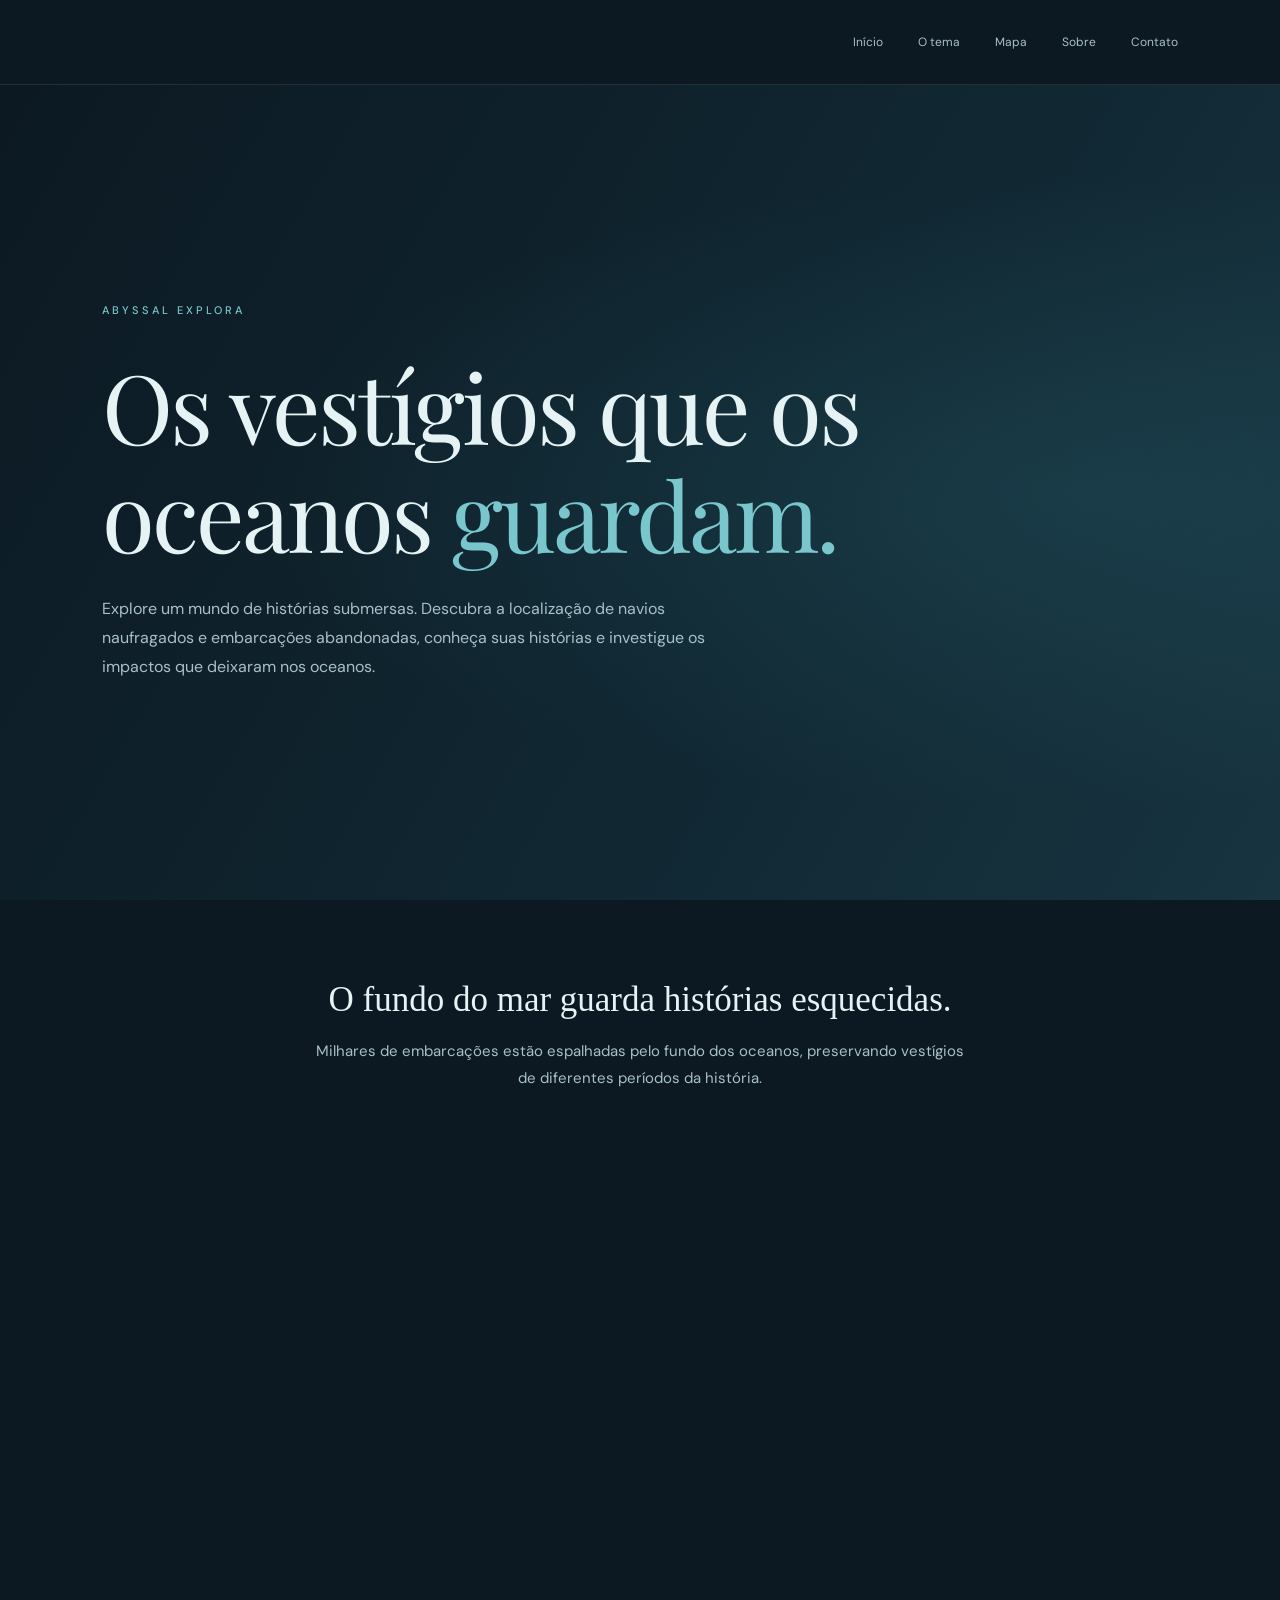
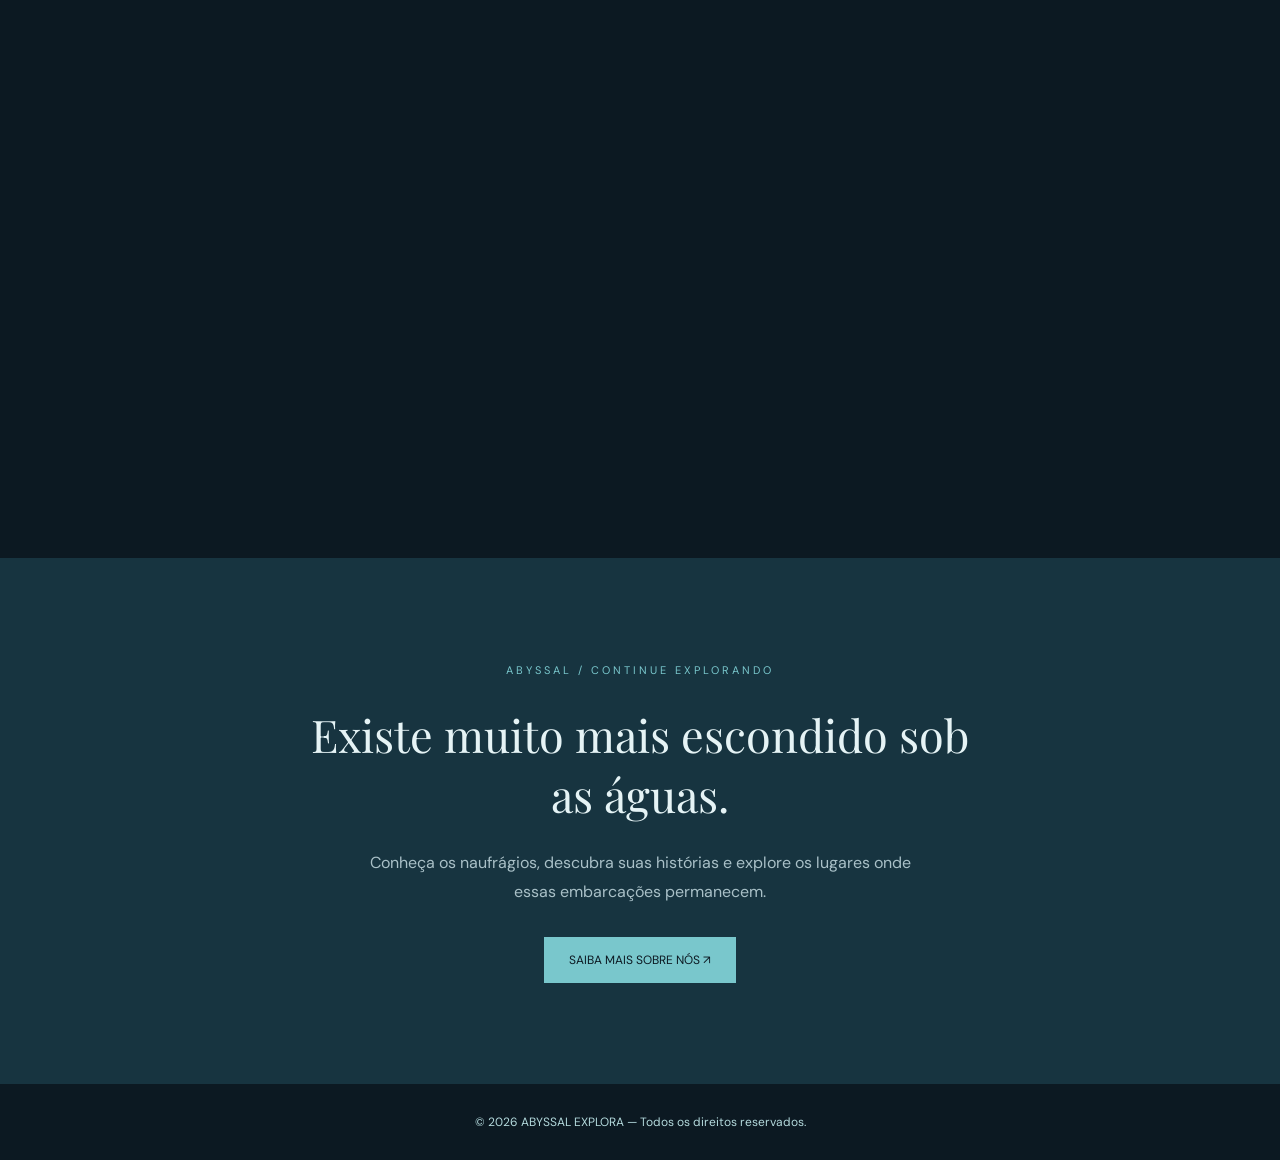
<file: index.html>
<!DOCTYPE html>
<html lang="pt-BR">

<head>
    <meta charset="UTF-8">
    <meta name="viewport" content="width=device-width, initial-scale=1.0">

    <title>ABYSSAL</title>

    <link rel="stylesheet" href="style.css">

    <link rel="preconnect" href="https://fonts.googleapis.com">
    <link rel="preconnect" href="https://fonts.gstatic.com" crossorigin>

    <link href="https://fonts.googleapis.com/css2?family=DM+Sans:wght@400;500;600&family=Playfair+Display:wght@400;500&display=swap" rel="stylesheet">
 
    <link rel="icon" type="png" href="favicon (2).png">

</head>

<body>

    <header class="cabecalho">
        <nav class="menu">
            <a href="index.html">Início</a>
            <a href="tema.html">O tema</a>
            <a href="mapa.html">Mapa</a>
            <a href="sobre.html">Sobre</a>
            <a href="Contato.html">Contato</a>
        </nav>
    </header>

    <main>
  
        <section class="inicio">

            <div class="texto-inicio">

                <span class="subtitulo animacao">
                    ABYSSAL EXPLORA
                </span>

                <h1 class="animacao">
                    Os vestígios que os oceanos <span>guardam.</span>
                </h1>

                <p class="descricao">
                    Explore um mundo de histórias submersas.
                    Descubra a localização de navios naufragados
                    e embarcações abandonadas, conheça suas histórias
                    e investigue os impactos que deixaram nos oceanos.
                </p>

            </div>

        </section>

    
<section class="curiosidade">

    <div class="apresentacao">
        <h2>O fundo do mar guarda histórias esquecidas.</h2>

        <p>
            Milhares de embarcações estão espalhadas pelo
            fundo dos oceanos, preservando vestígios de
            diferentes períodos da história.
        </p>
    </div>

    <div class="lista-cartoes">

        <article class="cartao">

            <div class="cartao-topo">
                <span>VOCÊ SABIA?</span>
                <span>ABYSSAL EXPLORA</span>
            </div>

            <h3>
                Mais de <span>3 milhões.</span>
            </h3>

            <p>
                Segundo estimativas citadas pela UNESCO,
                mais de 3 milhões de naufrágios ainda podem
                estar escondidos no fundo dos oceanos.
            </p>

            <div class="fonte">
                <span>FONTE</span>

                <a href="https://www.bbc.com/portuguese/articles/cd9gd4ee4zvo"
                   target="_blank"
                   rel="noopener noreferrer">
                    BBC Future ↗
                </a>
            </div>

        </article>

        <article class="cartao">

            <div class="cartao-topo">
                <span>VOCÊ SABIA?</span>
                <span>ABYSSAL EXPLORA</span>
            </div>

            <h3>
                <span>80%</span> do fundo do mar.
            </h3>

            <p>
                Cerca de 80% do fundo do mar continua
                completamente inexplorado. Menos de 1%
                dos naufrágios estimados foi explorado
                ou investigado.
            </p>

            <div class="fonte">
                <span>FONTE</span>

                <a href="https://www.bbc.com/portuguese/articles/cd9gd4ee4zvo"
                   target="_blank"
                   rel="noopener noreferrer">
                    BBC Future ↗
                </a>
            </div>

        </article>

    </div>

</section>

<section class="oinelson">
    <div class="perfil">
        <img src="titanic.jpg" alt="Imagem histórica do RMS Titanic">
    </div>

    <div class="intro">
        <h1>Titanic - O navio naufragado mais conhecido do <span>mundo.</span></h1>

        <p>
            O RMS Titanic foi um luxuoso transatlântico britânico construído a partir de março de 1909 e lançado ao mar em 31 de maio de 1911 pela White Star Line.
            Na madrugada de 15 de abril de 1912, durante sua viagem inaugural, o navio colidiu com um iceberg no Atlântico Norte e afundou após ter seu casco perfurado, matando mais de 1.500 pessoas.
            No ecossistema marinho, o naufrágio gerou impactos negativos pontuais, como a lenta liberação de metais pesados <span>(mercúrio e cádmio)</span>, corrosão do seu aço e tintas, acúmulo de lixo sintético no leito abissal e a perturbação ecológica gerada pelo turismo moderno de
            submersíveis na região.
        </p>

        <p>
            No entanto, por ser movido a carvão e não a óleo, ele evitou um grande derramamento químico, transformando-se ironicamente em um recife artificial que hoje serve de habitat para espécies de águas profundas e para a bactéria devoradora de ferro <em>Halomonas titanicae</em>.
        </p>
    </div>
</section>

<section class="convite">

    <span>ABYSSAL / CONTINUE EXPLORANDO</span>

    <h1>
        Existe muito mais escondido
        <span>sob as águas.</span>
    </h1>

    <p>
        Conheça os naufrágios, descubra suas histórias
        e explore os lugares onde essas embarcações permanecem.
    </p>

    <a href="sobre.html" class="botao">
        SAIBA MAIS SOBRE NÓS ↗
    </a>


</section>
<footer class="rodape">
    <p>© 2026 ABYSSAL EXPLORA — Todos os direitos reservados.</p>
</footer>
</body>
</html>
</file>
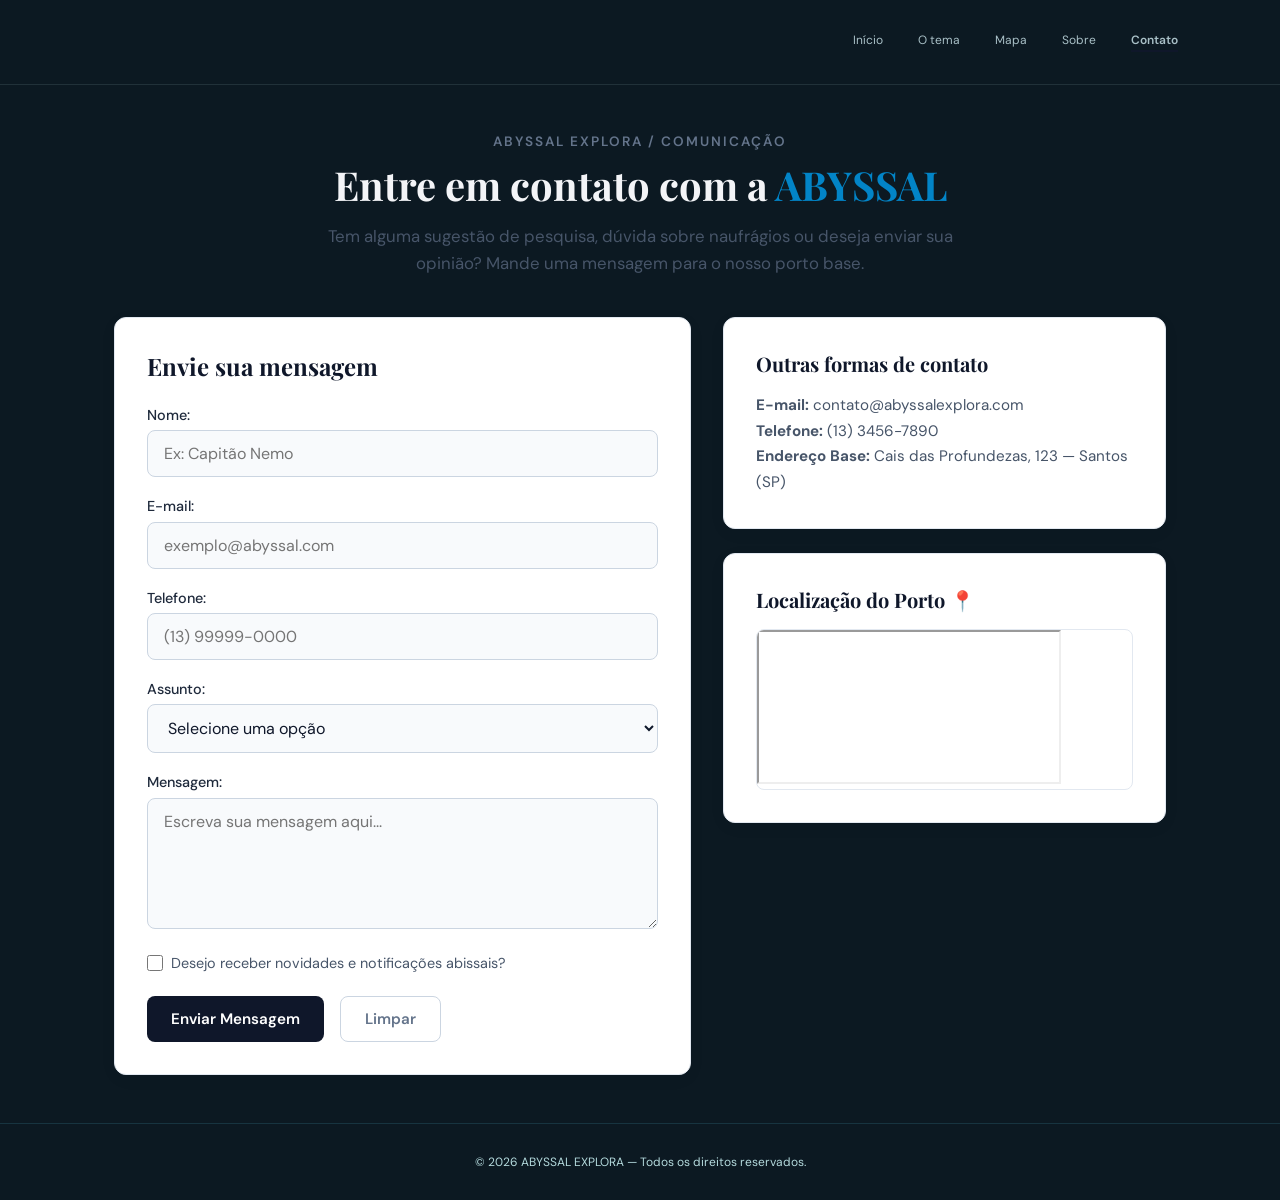
<file: Contato.html>
<!DOCTYPE html>
<html lang="pt-BR">

<head>
    <meta charset="UTF-8">
    <meta name="viewport" content="width=device-width, initial-scale=1.0">
    <title>Contato | ABYSSAL EXPLORA</title>

    <link rel="stylesheet" href="style.css">

    <link rel="preconnect" href="https://fonts.googleapis.com">
    <link rel="preconnect" href="https://fonts.gstatic.com" crossorigin>
   
     <link rel="icon" type="png" href="favicon (2).png">
    <link href="https://fonts.googleapis.com/css2?family=DM+Sans:wght@400;500;600&family=Playfair+Display:wght@400;500;600&display=swap" rel="stylesheet">
</head>

<body>

    <header class="cabecalho">
        <nav class="menu">
            <a href="index.html">Início</a>
            <a href="tema.html">O tema</a>
            <a href="mapa.html">Mapa</a>
            <a href="sobre.html">Sobre</a>
            <a href="Contato.html" class="ativo">Contato</a>
        </nav>
    </header>

    <main class="container-contato">
        
        <section class="topo-contato">
            <span class="subtitulo">ABYSSAL EXPLORA / COMUNICAÇÃO</span>
            <h1>Entre em contato com a <span>ABYSSAL</span></h1>
            <p>Tem alguma sugestão de pesquisa, dúvida sobre naufrágios ou deseja enviar sua opinião? Mande uma mensagem para o nosso porto base.</p>
        </section>

        <div class="grid-contato">
            
    
            <section class="cartao-contato">
                <h2>Envie sua mensagem</h2>
                <form action="#" method="post">
                    
                    <div class="grupo-campo">
                        <label for="nome">Nome:</label>
                        <input type="text" id="nome" name="nome" required placeholder="Ex: Capitão Nemo">
                    </div>

                    <div class="grupo-campo">
                        <label for="email">E-mail:</label>
                        <input type="email" id="email" name="email" required placeholder="exemplo@abyssal.com">
                    </div>

                    <div class="grupo-campo">
                        <label for="telefone">Telefone:</label>
                        <input type="tel" id="telefone" name="telefone" placeholder="(13) 99999-0000" pattern="\([0-9]{2}\)\s?[0-9]{4,5}-[0-9]{4}">
                    </div>

                    <div class="grupo-campo">
                        <label for="assunto">Assunto:</label>
                        <select id="assunto" name="assunto">
                            <option value="">Selecione uma opção</option>
                            <option value="duvidas">Dúvidas</option>
                            <option value="opiniao">Envie sua Opinião</option>
                            <option value="sugestoes">Sugestões de Pesquisa</option>
                            <option value="outro">Outro assunto</option>
                        </select>
                    </div>

                    <div class="grupo-campo">
                        <label for="mensagem">Mensagem:</label>
                        <textarea id="mensagem" name="mensagem" rows="5" placeholder="Escreva sua mensagem aqui..."></textarea>
                    </div>

                    <div class="grupo-checkbox">
                        <input type="checkbox" id="newsletter" name="newsletter">
                        <label for="newsletter">Desejo receber novidades e notificações abissais?</label>
                    </div>

                    <div class="botoes-acao">
                        <button type="submit" class="botao-enviar">Enviar Mensagem</button>
                        <button type="reset" class="botao-limpar">Limpar</button>
                    </div>

                </form>
            </section>

            <div class="coluna-lateral">
                
                <section class="cartao-info">
                    <h3>Outras formas de contato</h3>
                    <address>
                        <p><strong>E-mail:</strong> contato@abyssalexplora.com</p>
                        <p><strong>Telefone:</strong> (13) 3456-7890</p>
                        <p><strong>Endereço Base:</strong> Cais das Profundezas, 123 — Santos (SP)</p>
                    </address>
                </section>

                <section class="cartao-mapa">
                    <h3>Localização do Porto 📍</h3>
                    <div class="mapa-container">
                        <iframe
                            src="https://www.google.com/maps?q=Porto+de+Santos+SP&output=embed"
                            title="Mapa de Localização - Porto de Santos">
                        </iframe>
                    </div>
                </section>

            </div>

        </div>

    </main>

    <footer class="rodape">
        <p>© 2026 ABYSSAL EXPLORA — Todos os direitos reservados.</p>
    </footer>

</body>
</html>
</file>
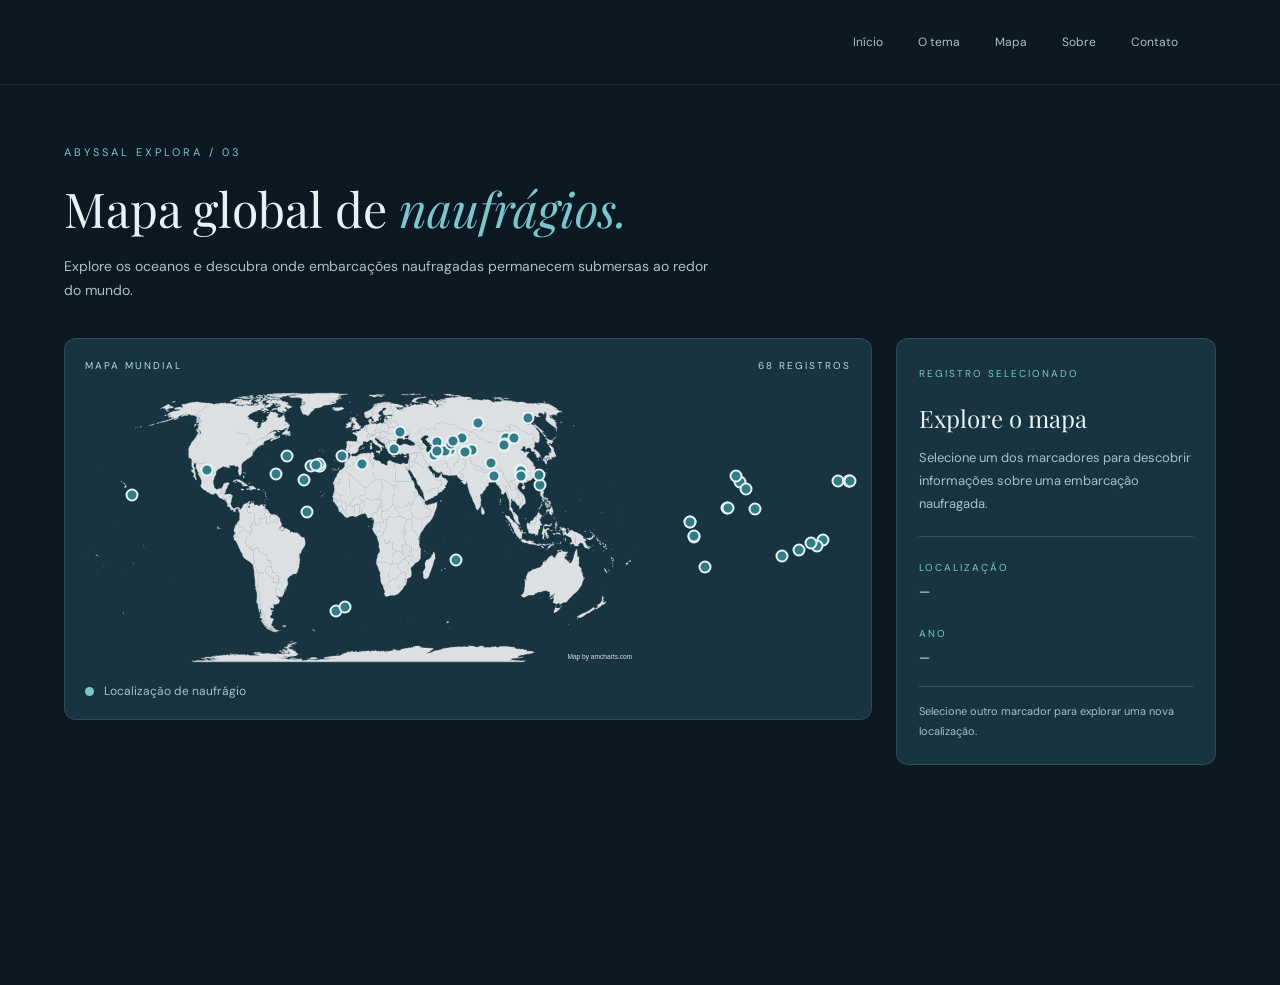
<file: mapa.html>
<!DOCTYPE html>
<html lang="pt-BR">

<head>
    <meta charset="UTF-8">
    <meta name="viewport" content="width=device-width, initial-scale=1.0">

    <title>ABYSSAL</title>

    <link rel="stylesheet" href="style.css">

    <link rel="preconnect" href="https://fonts.googleapis.com">
    <link rel="preconnect" href="https://fonts.gstatic.com" crossorigin>

   
     <link rel="icon" type="png" href="favicon (2).png">
    <link href="https://fonts.googleapis.com/css2?family=DM+Sans:wght@400;500;600&family=Playfair+Display:wght@400;500&display=swap" rel="stylesheet">
</head>

<body>

    <header class="cabecalho">
        <nav class="menu">
            <a href="index.html">Início</a>
            <a href="tema.html">O tema</a>
            <a href="mapa.html">Mapa</a>
            <a href="sobre.html">Sobre</a>
            <a href="Contato.html">Contato</a>
        </nav>
    </header>

    <main class="pagina-mapa">

        <section class="titulo-mapa">

            <span>ABYSSAL EXPLORA / 03</span>

            <h1>
                Mapa global de
                <em>naufrágios.</em>
            </h1>

            <p>
                Explore os oceanos e descubra onde embarcações
                naufragadas permanecem submersas ao redor do mundo.
            </p>

        </section>


        <section class="exploracao">


            <div class="area-mapa">

                <div class="topo-mapa">

                    <span>MAPA MUNDIAL</span>

                    <span>68 REGISTROS</span>

                </div>


                <div class="mapa">

                    <img
                        src="mapa mundi.svg"
                        alt="Mapa-múndi com os continentes">

                    <div id="marcadores"></div>

                </div>


                <div class="legenda">

                    <span class="simbolo"></span>

                    <span>Localização de naufrágio</span>

                </div>

            </div>


            <aside class="painel">

                <span class="identificacao">
                    REGISTRO SELECIONADO
                </span>

                <h2 id="nome">
                    Explore o mapa
                </h2>

                <p id="descricao">
                    Selecione um dos marcadores para descobrir
                    informações sobre uma embarcação naufragada.
                </p>


                <div class="dados">

                    <div>

                        <span>LOCALIZAÇÃO</span>

                        <p id="local">—</p>

                    </div>


                    <div>

                        <span>ANO</span>

                        <p id="ano">—</p>

                    </div>

                </div>


                <p class="instrucao">
                    Selecione outro marcador para explorar
                    uma nova localização.
                </p>

            </aside>

        </section>

    </main>

    <script src="mapa.js"></script>

</body>

</html>
</file>
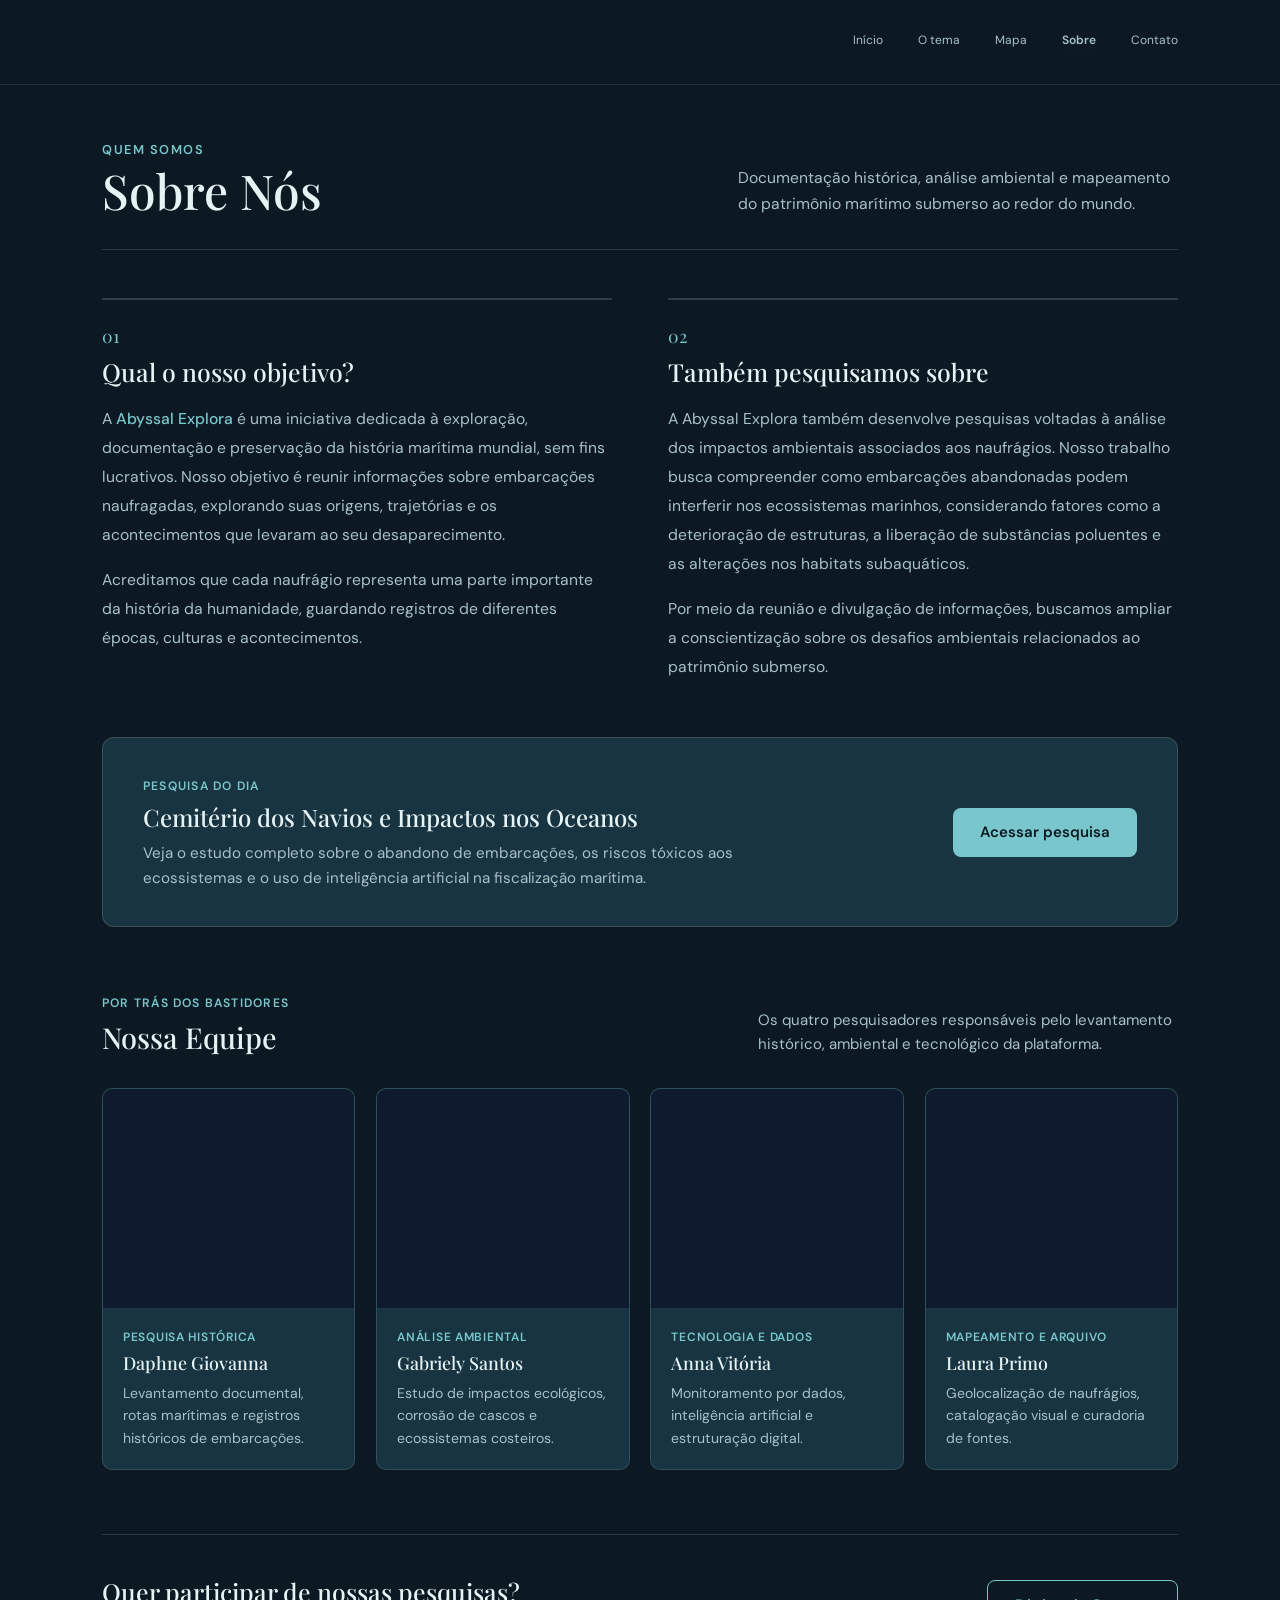
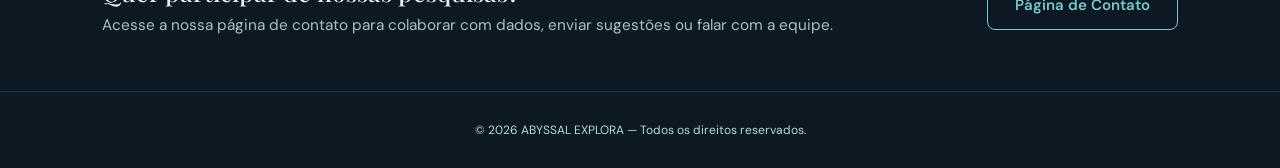
<file: sobre.html>
<!DOCTYPE html>
<html lang="pt-BR">

<head>
    <meta charset="UTF-8">
    <meta name="viewport" content="width=device-width, initial-scale=1.0">
    <title>Sobre — ABYSSAL EXPLORA</title>

    <link rel="stylesheet" href="style.css">

    <link rel="preconnect" href="https://fonts.googleapis.com">
    <link rel="preconnect" href="https://fonts.gstatic.com" crossorigin>
   
     <link rel="icon" type="png" href="favicon (2).png">
    <link href="https://fonts.googleapis.com/css2?family=DM+Sans:wght@400;500;600&family=Playfair+Display:wght@400;500;600&display=swap" rel="stylesheet">
</head>

<body>

    <header class="cabecalho">
        <nav class="menu">
            <a href="index.html">Início</a>
            <a href="tema.html">O tema</a>
            <a href="mapa.html">Mapa</a>
            <a href="sobre.html" class="ativo">Sobre</a>
            <a href="Contato.html">Contato</a>
        </nav>
    </header>

    <main class="pagina-sobre">

        <section class="cabecalho-sobre">
            <div class="titulo-principal-sobre">
                <span class="subtitulo-topo">Quem somos</span>
                <h1>Sobre Nós</h1>
            </div>
            <p class="resumo-topo">Documentação histórica, análise ambiental e mapeamento do patrimônio marítimo submerso ao redor do mundo.</p>
        </section>

        <section class="pilares-sobre">
            <div class="bloco-pilar">
                <span class="numero-pilar">01</span>
                <h2>Qual o nosso objetivo?</h2>
                <p>A <span class="destaque-texto">Abyssal Explora</span> é uma iniciativa dedicada à exploração, documentação e preservação da história marítima mundial, sem fins lucrativos. Nosso objetivo é reunir informações sobre embarcações naufragadas, explorando suas origens, trajetórias e os acontecimentos que levaram ao seu desaparecimento.</p>
                <p>Acreditamos que cada naufrágio representa uma parte importante da história da humanidade, guardando registros de diferentes épocas, culturas e acontecimentos.</p>
            </div>

            <div class="bloco-pilar">
                <span class="numero-pilar">02</span>
                <h2>Também pesquisamos sobre</h2>
                <p>A Abyssal Explora também desenvolve pesquisas voltadas à análise dos impactos ambientais associados aos naufrágios. Nosso trabalho busca compreender como embarcações abandonadas podem interferir nos ecossistemas marinhos, considerando fatores como a deterioração de estruturas, a liberação de substâncias poluentes e as alterações nos habitats subaquáticos.</p>
                <p>Por meio da reunião e divulgação de informações, buscamos ampliar a conscientização sobre os desafios ambientais relacionados ao patrimônio submerso.</p>
            </div>
        </section>

        <section class="faixa-pesquisa">
            <div class="info-pesquisa">
                <span class="etiqueta">Pesquisa do dia</span>
                <h2>Cemitério dos Navios e Impactos nos Oceanos</h2>
                <p>Veja o estudo completo sobre o abandono de embarcações, os riscos tóxicos aos ecossistemas e o uso de inteligência artificial na fiscalização marítima.</p>
            </div>
            <a href="tema.html" class="botao-principal">Acessar pesquisa</a>
        </section>

        <section class="secao-equipe">
            <div class="topo-equipe">
                <div>
                    <span class="etiqueta">Por trás dos bastidores</span>
                    <h2>Nossa Equipe</h2>
                </div>
                <p>Os quatro pesquisadores responsáveis pelo levantamento histórico, ambiental e tecnológico da plataforma.</p>
            </div>

            <div class="grade-equipe-quatro">
                <article class="ficha-profissional">
                    <div class="retrato-profissional">
                        <img src="daphh.png" alt="Foto do integrante 1">
                    </div>
                    <div class="dados-profissional">
                        <span class="cargo-profissional">Pesquisa Histórica</span>
                        <h3>Daphne Giovanna</h3>
                        <p>Levantamento documental, rotas marítimas e registros históricos de embarcações.</p>
                    </div>
                </article>

                <article class="ficha-profissional">
                    <div class="retrato-profissional">
                        <img src="Varoa.png" alt="Foto do integrante 2">
                    </div>
                    <div class="dados-profissional">
                        <span class="cargo-profissional">Análise Ambiental</span>
                        <h3>Gabriely Santos</h3>
                        <p>Estudo de impactos ecológicos, corrosão de cascos e ecossistemas costeiros.</p>
                    </div>
                </article>

                <article class="ficha-profissional">
                    <div class="retrato-profissional">
                        <img src="Annna.png" alt="Foto do integrante 3">
                    </div>
                    <div class="dados-profissional">
                        <span class="cargo-profissional">Tecnologia e Dados</span>
                        <h3>Anna Vitória </h3>
                        <p>Monitoramento por dados, inteligência artificial e estruturação digital.</p>
                    </div>
                </article>

                <article class="ficha-profissional">
                    <div class="retrato-profissional">
                        <img src="lAURA.png" alt="Foto do integrante 4">
                    </div>
                    <div class="dados-profissional">
                        <span class="cargo-profissional">Mapeamento e Arquivo</span>
                        <h3>Laura Primo</h3>
                        <p>Geolocalização de naufrágios, catalogação visual e curadoria de fontes.</p>
                    </div>
                </article>
            </div>
        </section>

        <section class="rodape-sobre">
            <div class="texto-contato-sobre">
                <h2>Quer participar de nossas pesquisas?</h2>
                <p>Acesse a nossa página de contato para colaborar com dados, enviar sugestões ou falar com a equipe.</p>
            </div>
            <a href="Contato.html" class="botao-contorno">Página de Contato</a>
        </section>

    </main>

    <footer class="rodape">
        <p>© 2026 ABYSSAL EXPLORA — Todos os direitos reservados.</p>
    </footer>

</body>

</html>
</file>
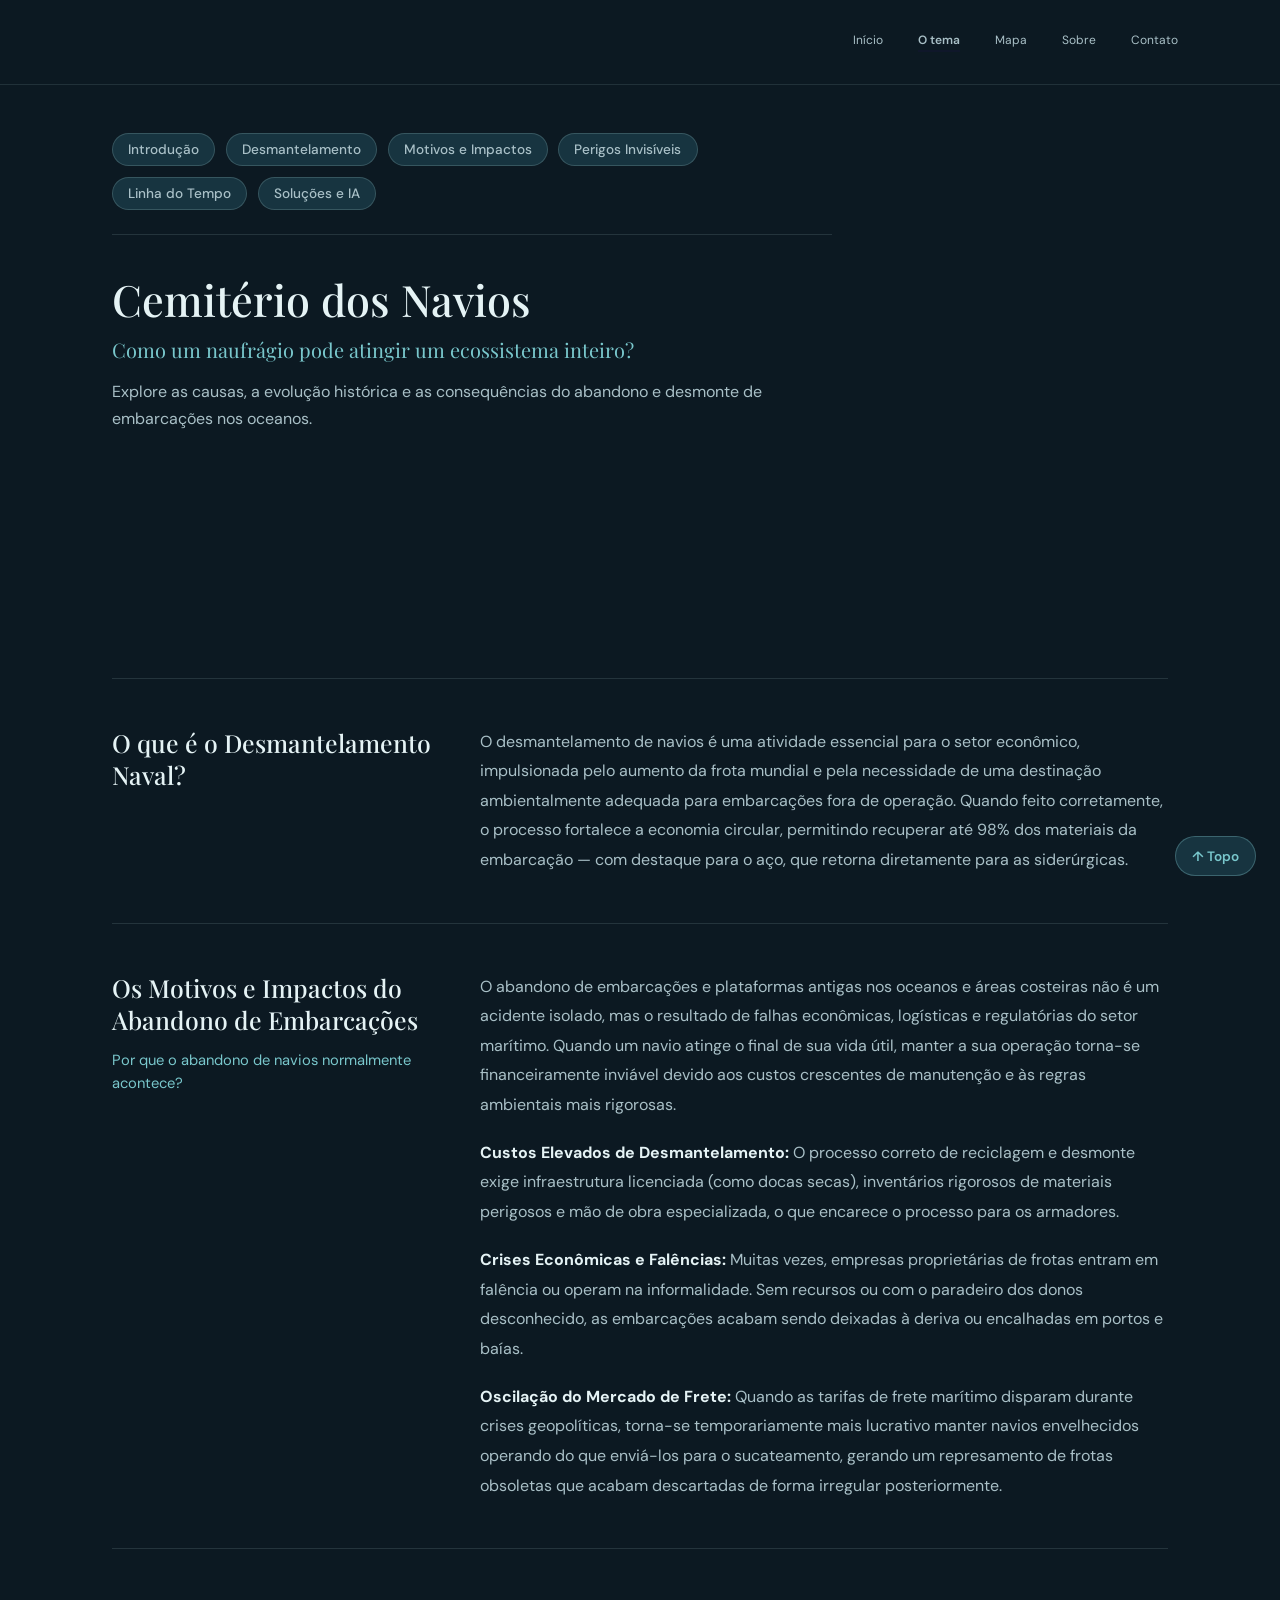
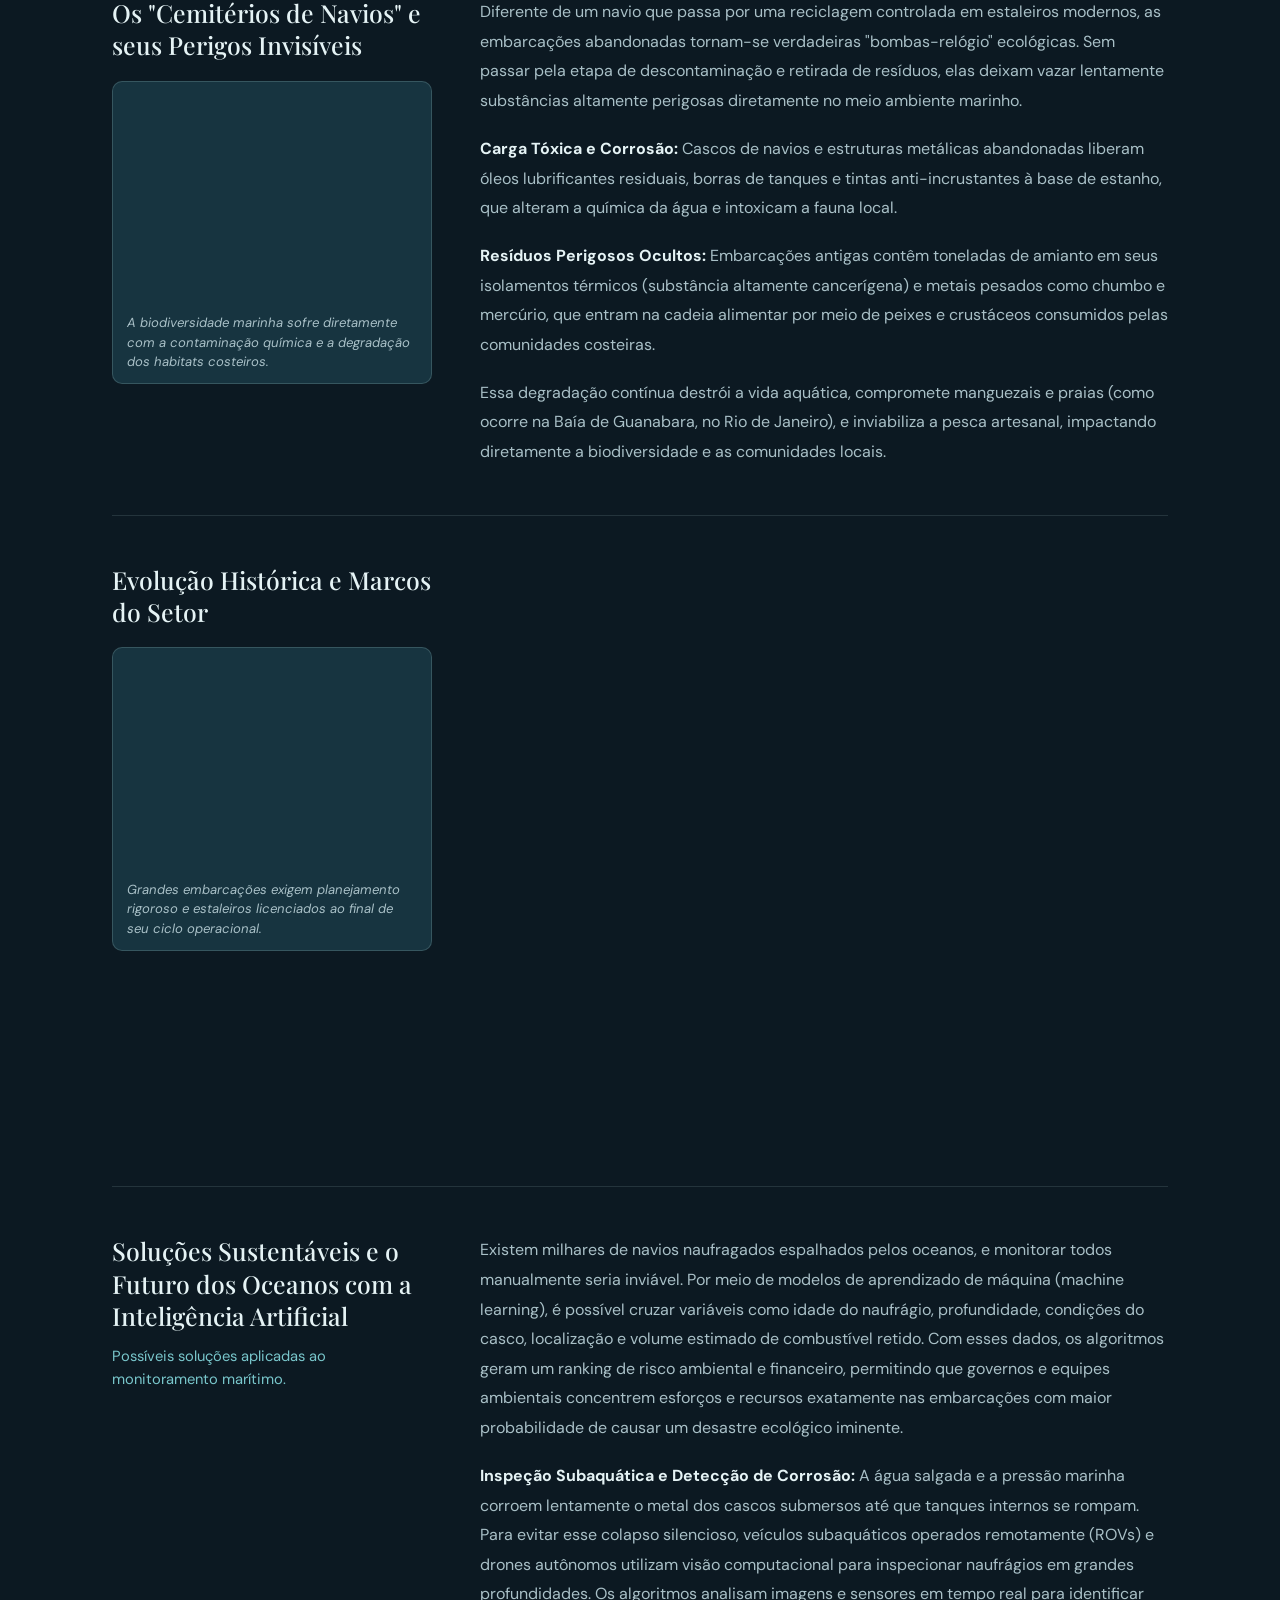
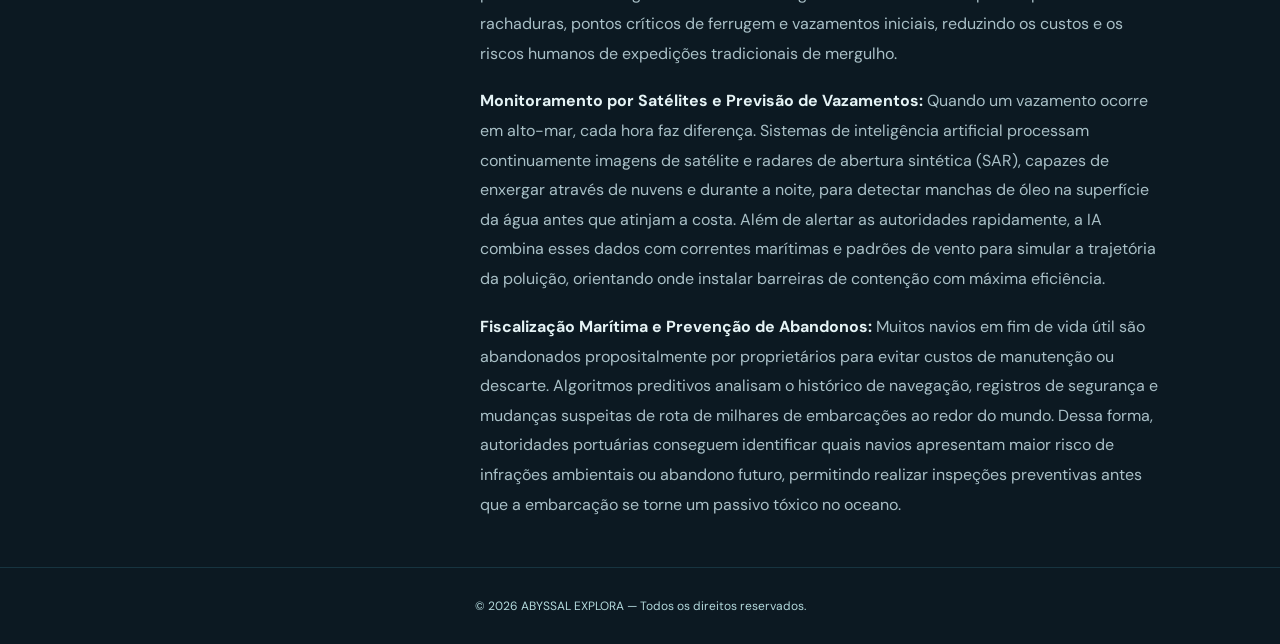
<file: tema.html>
<!DOCTYPE html>
<html lang="pt-BR">

<head>
    <meta charset="UTF-8">
    <meta name="viewport" content="width=device-width, initial-scale=1.0">
    <title>O Tema — ABYSSAL EXPLORA</title>

    <link rel="stylesheet" href="style.css">

    <link rel="preconnect" href="https://fonts.googleapis.com">
    <link rel="preconnect" href="https://fonts.gstatic.com" crossorigin>
   
     <link rel="icon" type="png" href="favicon (2).png">
    <link href="https://fonts.googleapis.com/css2?family=DM+Sans:wght@400;500;600&family=Playfair+Display:wght@400;500;600&display=swap" rel="stylesheet">
</head>

<body>

    <header id="topo" class="cabecalho">
        <nav class="menu">
            <a href="index.html">Início</a>
            <a href="tema.html" class="ativo">O tema</a>
            <a href="mapa.html">Mapa</a>
            <a href="sobre.html">Sobre</a>
            <a href="Contato.html">Contato</a>
        </nav>
    </header>

    <main class="pagina-tema">

        <section class="topo-tema">
            <nav class="indice-rapido" aria-label="Navegação rápida pelo tema">
                <a href="#introducao">Introdução</a>
                <a href="#desmantelamento">Desmantelamento</a>
                <a href="#motivos">Motivos e Impactos</a>
                <a href="#perigos">Perigos Invisíveis</a>
                <a href="#linha-tempo">Linha do Tempo</a>
                <a href="#solucoes">Soluções e IA</a>
            </nav>

            <h1>Cemitério dos Navios</h1>
            <h2>Como um naufrágio pode atingir um ecossistema inteiro?</h2>
            <p>Explore as causas, a evolução histórica e as consequências do abandono e desmonte de embarcações nos oceanos.</p>
        </section>

        <section id="introducao" class="grade-cartoes">
            <article class="cartao">
                <h3>O Papel da Indústria Naval</h3>
                <p>Responsável pela construção, manutenção e modernização de frotas e plataformas, o setor movimenta grande parte do comércio global.</p>
            </article>
            <article class="cartao">
                <h3>O Fim da Vida Útil</h3>
                <p>Após 25 a 30 anos de operação, navios comerciais enfrentam altos custos e pressões ambientais, exigindo o desmantelamento ou reciclagem segura.</p>
            </article>
        </section>

        <hr class="divisor">

        <section id="desmantelamento" class="bloco-editorial">
            <div class="coluna-titulo">
                <h2>O que é o Desmantelamento Naval?</h2>
            </div>
            <div class="coluna-texto">
                <p>O desmantelamento de navios é uma atividade essencial para o setor econômico, impulsionada pelo aumento da frota mundial e pela necessidade de uma destinação ambientalmente adequada para embarcações fora de operação. Quando feito corretamente, o processo fortalece a economia circular, permitindo recuperar até 98% dos materiais da embarcação — com destaque para o aço, que retorna diretamente para as siderúrgicas.</p>
            </div>
        </section>

        <hr class="divisor">

        <section id="motivos" class="bloco-editorial">
            <div class="coluna-titulo">
                <h2>Os Motivos e Impactos do Abandono de Embarcações</h2>
                <p class="apoio-titulo">Por que o abandono de navios normalmente acontece?</p>
            </div>
            <div class="coluna-texto">
                <p>O abandono de embarcações e plataformas antigas nos oceanos e áreas costeiras não é um acidente isolado, mas o resultado de falhas econômicas, logísticas e regulatórias do setor marítimo. Quando um navio atinge o final de sua vida útil, manter a sua operação torna-se financeiramente inviável devido aos custos crescentes de manutenção e às regras ambientais mais rigorosas.</p>

                <p><strong>Custos Elevados de Desmantelamento:</strong> O processo correto de reciclagem e desmonte exige infraestrutura licenciada (como docas secas), inventários rigorosos de materiais perigosos e mão de obra especializada, o que encarece o processo para os armadores.</p>
                <p><strong>Crises Econômicas e Falências:</strong> Muitas vezes, empresas proprietárias de frotas entram em falência ou operam na informalidade. Sem recursos ou com o paradeiro dos donos desconhecido, as embarcações acabam sendo deixadas à deriva ou encalhadas em portos e baías.</p>
                <p><strong>Oscilação do Mercado de Frete:</strong> Quando as tarifas de frete marítimo disparam durante crises geopolíticas, torna-se temporariamente mais lucrativo manter navios envelhecidos operando do que enviá-los para o sucateamento, gerando um represamento de frotas obsoletas que acabam descartadas de forma irregular posteriormente.</p>
            </div>
        </section>

        <hr class="divisor">

        <section id="perigos" class="bloco-editorial">
            <div class="coluna-titulo">
                <h2>Os "Cemitérios de Navios" e seus Perigos Invisíveis</h2>
                <figure class="foto-lateral">
                    <img src="tartaruga].jpg" alt="Tartaruga marinha em ambiente oceânico">
                    <figcaption>A biodiversidade marinha sofre diretamente com a contaminação química e a degradação dos habitats costeiros.</figcaption>
                </figure>
            </div>
            <div class="coluna-texto">
                <p>Diferente de um navio que passa por uma reciclagem controlada em estaleiros modernos, as embarcações abandonadas tornam-se verdadeiras "bombas-relógio" ecológicas. Sem passar pela etapa de descontaminação e retirada de resíduos, elas deixam vazar lentamente substâncias altamente perigosas diretamente no meio ambiente marinho.</p>

                <p><strong>Carga Tóxica e Corrosão:</strong> Cascos de navios e estruturas metálicas abandonadas liberam óleos lubrificantes residuais, borras de tanques e tintas anti-incrustantes à base de estanho, que alteram a química da água e intoxicam a fauna local.</p>
                <p><strong>Resíduos Perigosos Ocultos:</strong> Embarcações antigas contêm toneladas de amianto em seus isolamentos térmicos (substância altamente cancerígena) e metais pesados como chumbo e mercúrio, que entram na cadeia alimentar por meio de peixes e crustáceos consumidos pelas comunidades costeiras.</p>
                <p>Essa degradação contínua destrói a vida aquática, compromete manguezais e praias (como ocorre na Baía de Guanabara, no Rio de Janeiro), e inviabiliza a pesca artesanal, impactando diretamente a biodiversidade e as comunidades locais.</p>
            </div>
        </section>

        <hr class="divisor">

        <section id="linha-tempo" class="bloco-editorial">
            <div class="coluna-titulo">
                <h2>Evolução Histórica e Marcos do Setor</h2>
                <figure class="foto-lateral">
                    <img src="naviooo.webp" alt="Embarcação naval e estrutura de desmonte">
                    <figcaption>Grandes embarcações exigem planejamento rigoroso e estaleiros licenciados ao final de seu ciclo operacional.</figcaption>
                </figure>
            </div>

            <div class="coluna-texto lista-cards-tempo">
                <article class="cartao">
                    <span class="etiqueta-ano">1846</span>
                    <h3>Primeiro Estaleiro no Brasil</h3>
                    <p>Irineu Evangelista de Souza (Barão de Mauá) inaugurou o pioneiro estaleiro em Niterói (RJ), marco da industrialização nacional.</p>
                </article>

                <article class="cartao">
                    <span class="etiqueta-ano">Anos 1970</span>
                    <h3>A Era de Ouro</h3>
                    <p>Impulsionado por planos governamentais e pelo II PCN, o Brasil chegou a ocupar o segundo e terceiro lugar na construção naval mundial.</p>
                </article>

                <article class="cartao">
                    <span class="etiqueta-ano">Recente</span>
                    <h3>Regulamentação e Desafios</h3>
                    <p>O Ministério do Trabalho publicou a portaria nº 790 alterando a NR-34, regulamentando formalmente a atividade de desmonte no país para garantir segurança jurídica e proteção aos trabalhadores.</p>
                </article>
            </div>
        </section>

        <hr class="divisor">

        <section id="solucoes" class="bloco-editorial">
            <div class="coluna-titulo">
                <h2>Soluções Sustentáveis e o Futuro dos Oceanos com a Inteligência Artificial</h2>
                <p class="apoio-titulo">Possíveis soluções aplicadas ao monitoramento marítimo.</p>
            </div>
            <div class="coluna-texto">
                <p>Existem milhares de navios naufragados espalhados pelos oceanos, e monitorar todos manualmente seria inviável. Por meio de modelos de aprendizado de máquina (machine learning), é possível cruzar variáveis como idade do naufrágio, profundidade, condições do casco, localização e volume estimado de combustível retido. Com esses dados, os algoritmos geram um ranking de risco ambiental e financeiro, permitindo que governos e equipes ambientais concentrem esforços e recursos exatamente nas embarcações com maior probabilidade de causar um desastre ecológico iminente.</p>

                <p><strong>Inspeção Subaquática e Detecção de Corrosão:</strong> A água salgada e a pressão marinha corroem lentamente o metal dos cascos submersos até que tanques internos se rompam. Para evitar esse colapso silencioso, veículos subaquáticos operados remotamente (ROVs) e drones autônomos utilizam visão computacional para inspecionar naufrágios em grandes profundidades. Os algoritmos analisam imagens e sensores em tempo real para identificar rachaduras, pontos críticos de ferrugem e vazamentos iniciais, reduzindo os custos e os riscos humanos de expedições tradicionais de mergulho.</p>

                <p><strong>Monitoramento por Satélites e Previsão de Vazamentos:</strong> Quando um vazamento ocorre em alto-mar, cada hora faz diferença. Sistemas de inteligência artificial processam continuamente imagens de satélite e radares de abertura sintética (SAR), capazes de enxergar através de nuvens e durante a noite, para detectar manchas de óleo na superfície da água antes que atinjam a costa. Além de alertar as autoridades rapidamente, a IA combina esses dados com correntes marítimas e padrões de vento para simular a trajetória da poluição, orientando onde instalar barreiras de contenção com máxima eficiência.</p>

                <p><strong>Fiscalização Marítima e Prevenção de Abandonos:</strong> Muitos navios em fim de vida útil são abandonados propositalmente por proprietários para evitar custos de manutenção ou descarte. Algoritmos preditivos analisam o histórico de navegação, registros de segurança e mudanças suspeitas de rota de milhares de embarcações ao redor do mundo. Dessa forma, autoridades portuárias conseguem identificar quais navios apresentam maior risco de infrações ambientais ou abandono futuro, permitindo realizar inspeções preventivas antes que a embarcação se torne um passivo tóxico no oceano.</p>
            </div>
        </section>

    </main>

    <a href="#topo" class="botao-voltar-topo" aria-label="Voltar ao topo">
        ↑ Topo
    </a>

    <footer class="rodape">
        <p>© 2026 ABYSSAL EXPLORA — Todos os direitos reservados.</p>
    </footer>

</body>

</html>
</file>
<file: style.css>
* {
    margin: 0;
    padding: 0;
    box-sizing: border-box;
}

body {
    min-height: 100vh;
    background: var(--abismo);
    color: var(--branco);
    font-family: 'DM Sans', sans-serif;
}

:root {
    --abismo: #0C1922;
    --oceano: #173440;
    --petroleo: #327C88;
    --turquesa: #79C7CC;
    --agua: #B4DADD;
    --branco: #E5F3F5;
    --cinza: #A9C0C7;
}

.cabecalho {
    height: 85px;
    padding: 0 8%;

    display: flex;
    align-items: center;
    justify-content: flex-end;

    border-bottom: 1px solid rgba(180, 218, 221, 0.12);
}

.menu {
    display: flex;
    gap: 35px;
}

.menu a {
    color: var(--cinza);
    font-size: 12px;
    text-decoration: none;
    transition: 0.3s;
}

.menu a:hover {
    color: var(--turquesa);
}

.inicio {
    min-height: calc(100vh - 85px);
    padding: 100px 8%;

    display: flex;
    align-items: center;

    position: relative;
    overflow: hidden;

    background:
        radial-gradient(
            ellipse at 85% 50%,
            rgba(50, 124, 136, 0.20),
            transparent 55%
        ),
        linear-gradient(
            120deg,
            #0C1922,
            #102631 55%,
            #173440
        );
}

.texto-inicio {
    max-width: 1050px;
    position: relative;
    z-index: 2;
}

.subtitulo {
    display: block;
    color: var(--turquesa);

    font-size: 11px;
    font-weight: 500;
    letter-spacing: 3px;

    margin-bottom: 35px;
}

.inicio h1 {
    font-family: 'Playfair Display', serif;
    font-size: clamp(55px, 7.5vw, 105px);
    font-weight: 400;

    line-height: 1.12;
    letter-spacing: -3px;

    color: var(--branco);
}

.inicio h1 span {
    color: var(--turquesa);
}

.descricao {
    max-width: 650px;
    margin-top: 28px;

    color: var(--cinza);
    font-size: 16px;
    line-height: 1.8;
}

.animacao {
    opacity: 0;
    transform: translateY(30px);
    animation: aparecer 0.9s linear forwards;
}

.subtitulo.animacao {
    animation-delay: 0.5s;
}

.inicio h1.animacao {
    animation-delay: 1s;
}

.descricao {
    opacity: 0;
    transform: translateY(25px);
    animation: aparecer 0.8s linear forwards;
    animation-delay: 1.4s;
}

@keyframes aparecer {
    to {
        opacity: 1;
        transform: translateY(0);
    }
}

.curiosidade {
    padding: 80px 8%;
     margin-bottom: 50px;
}

.apresentacao {
    text-align: center;
    margin-bottom: 50px;
}

.apresentacao h2 {
    font-family: Cambria, Cochin, Georgia, Times, 'Times New Roman', serif;
    font-size: 35px;
    font-weight: 400;
    margin-bottom: 18px;
}

.apresentacao p {
    color: var(--cinza);
    font-size: 15px;
    line-height: 1.8;
    max-width: 650px;
    margin: auto;
}

.cartao {
    background: var(--oceano);
    color: var(--branco);
    padding: 35px;
    border-radius: 12px;

    max-width: 750px;
    display:grid
}

.cartao-topo {
    display: flex;
    justify-content: space-between;

    color: var(--turquesa);
    font-size: 11px;
    letter-spacing: 2px;
}

.cartao h2 {
    font-size: 55px;
    font-weight: 500;
    margin: 35px 0 15px;
}

.cartao h2 span {
    color: var(--turquesa);
}

.cartao p {
    color: var(--agua);
    font-size: 15px;
    line-height: 1.7;
}

.lista-cartoes {
    display: grid;
    grid-template-columns: repeat(2, 1fr);
    gap: 25px;

    max-width: 1100px;
    margin: auto;
}

.cartao {
    opacity: 0;
    animation: aparecer linear forwards;
    animation-timeline: view();
    animation-range: entry 0% entry 80%;
}

@keyframes aparecer {
    from {
        opacity: 0;
        transform: translateY(20px);
    }

    to {
        opacity: 1;
        transform: translateY(0);
    }
}

.cartao:hover {
    transform: translateY(-8px);
    border-color: var(--turquesa);
    box-shadow: 0 10px 30px rgba(50, 124, 136, 0.15)
}


.fonte {
    border-top: 1px solid rgba(180, 218, 221, 0.2);
    margin-top: 30px;
    padding-top: 20px;

    display: flex;
    flex-direction: column;
    gap: 8px;
}

.fonte span {
    color: var(--turquesa);
    font-size: 11px;
    letter-spacing: 1.5px;
}

.fonte a {
    color: var(--branco);
    font-size: 13px;
    text-decoration: none;
}

.fonte a:hover {
    color: var(--turquesa);
}


/* AJUSTES PARA CELULAR */

@media (max-width: 700px) {

    .cabecalho {
        height: auto;
        padding: 25px 6%;
        justify-content: center;
    }

    .menu {
        gap: 17px;
        flex-wrap: wrap;
        justify-content: center;
    }

    .inicio {
        min-height: 80vh;
        padding: 80px 7%;
    }

    .inicio h1 {
        font-size: clamp(48px, 11vw, 68px);
        letter-spacing: -2px;
    }

    .subtitulo {
        font-size: 9px;
        letter-spacing: 2px;
    }

    .curiosidade {
        padding: 60px 7%;
    }

    .cartao {
        padding: 22px;
    }

    .cartao h2 {
        font-size: 38px;
    }

    .cartao-topo {
        font-size: 9px;
        gap: 15px;
    }

}


@media (prefers-reduced-motion: reduce) {
    *,
    *::before,
    *::after {
        animation: none !important;
        opacity: 1 !important;
        transform: none !important;
    }
}

.convite {
    padding: 100px 8%;
    text-align: center;
    background: var(--oceano);
}

.convite > span {
    color: var(--turquesa);
    font-size: 11px;
    letter-spacing: 3px;
}

.convite h1 {
    font-family: 'Playfair Display', serif;
    font-size: 45px;
    font-weight: 400;
    max-width: 700px;
    margin: 25px auto;
}

.convite p {
    color: var(--cinza);
    max-width: 550px;
    margin: 0 auto 30px;
    line-height: 1.8;
}

.botao {
    display: inline-block;
    padding: 15px 25px;
    background: var(--turquesa);
    color: var(--abismo);
    text-decoration: none;
    font-size: 12px;
    transition: 0.3s;
}

.botao:hover {
    background: var(--agua);
    transform: translateY(-4px);
}

.rodape {
    padding: 30px 8%;
    text-align: center;
    background: var(--abismo);
    border-top: 1px solid var(--oceano);
}

.rodape p {
    color: var(--agua);
    font-size: 12px;
}

.container {
  display: flex;       
  align-items: center; 
  gap: 20px;          
}

segundo-titulo {

     font-family: Cambria, Cochin, Georgia, Times, 'Times New Roman', serif;
    font-size: 20px;
    font-weight: 400;
    margin-bottom: 18px;


}

segundo-titulo span {

     color: var(--turquesa);



}

img {

width: 100%;
max-width: 550px;
object-fit: cover;
vertical-align: middle;
  opacity: 0;
    animation: aparecer linear forwards;
    animation-timeline: view();
    animation-range: entry 0% entry 80%;
    

}

@keyframes aparecer {
    from {
        opacity: 0;
        transform: translateY(20px);
    }

    to {
        opacity: 1;
        transform: translateY(0);
    }
}

.oinelson {
padding: 0 15px;
display: flex;
flex-wrap: wrap;
align-items: center;
justify-content: space-around;
gap: 5rem;
margin-bottom: 220px;

}

.intro {

flex: 1;

  opacity: 0;
    animation: aparecer linear forwards;
    animation-timeline: view();
    animation-range: entry 0% entry 80%;


}

@keyframes aparecer {
    from {
        opacity: 0;
        transform: translateY(20px);
    }

    to {
        opacity: 1;
        transform: translateY(0);
    }
}


.intro h1 span {

 color: var(--turquesa);


}

.intro p span {

 color: var(--turquesa);


}


.pagina-mapa {
    padding: 55px 5%;
    min-height: 100vh;
    background: var(--abismo);
    max-width: 1400px; 
    margin: 0 auto;   
}

.titulo-mapa {
    margin-bottom: 35px;
}

.titulo-mapa span {
    color: var(--turquesa);
    font-size: 11px;
    letter-spacing: 3px;
}

.titulo-mapa h1 {
    font-family: 'Playfair Display', serif;
    font-size: 48px;
    font-weight: 400;
    margin: 15px 0;
    color: var(--branco);
}

.titulo-mapa h1 em {
    color: var(--turquesa);
}

.titulo-mapa p {
    color: var(--cinza);
    line-height: 1.7;
    max-width: 650px;
    font-size: 14px;
}

.exploracao {
    display: grid;
    grid-template-columns: 2.2fr 320px;

    gap: 24px;
    align-items: start; 
    width: 100%;
}

.area-mapa {
    background: var(--oceano);
    padding: 20px;
    border: 1px solid rgba(180, 218, 221, 0.15);
    border-radius: 12px;
    width: 100%;
    min-width: 0;
}

.topo-mapa {
    display: flex;
    justify-content: space-between;
    align-items: center;
    gap: 10px;
    margin-bottom: 20px;
    color: var(--agua);
    font-size: 10px;
    letter-spacing: 2px;
}

.mapa {
    position: relative;
    width: 100%;
}

.mapa img {
    display: block;
    width: 100%;
    height: auto;
    filter: brightness(0) invert(1);
    opacity: 0.85;
}

#marcadores {
    position: absolute;
    inset: 0;
}

.ponto {
    position: absolute;
    transform: translate(-50%, -50%);
    width: 13px;
    height: 13px;
    border-radius: 50%;
    border: 2px solid var(--branco);
    background: var(--petroleo);
    cursor: pointer;
    transition: 0.3s;
}

.ponto:hover {
    transform: translate(-50%, -50%) scale(1.6);
    background: var(--turquesa);
    box-shadow: 0 0 12px var(--turquesa);
}

.ponto.ativo {
    background: var(--turquesa);
    box-shadow: 0 0 15px var(--turquesa);
}

.legenda {
    display: flex;
    align-items: center;
    gap: 10px;
    margin-top: 20px;
    color: var(--cinza);
    font-size: 12px;
}

.simbolo {
    width: 9px;
    height: 9px;
    background: var(--turquesa);
    border-radius: 50%;
}

.painel {
    background: var(--oceano);
    border: 1px solid rgba(180, 218, 221, 0.15);
    border-radius: 12px;
    padding: 22px;
    min-width: 0;
}

.identificacao {
    color: var(--turquesa);
    font-size: 10px;
    letter-spacing: 2px;
}

.painel h2 {
    font-family: 'Playfair Display', serif;
    font-size: 24px;
    font-weight: 400;
    margin: 20px 0 12px;
    color: var(--branco);
}

.painel > p {
    color: var(--cinza);
    font-size: 13px;
    line-height: 1.8;
}

.dados {
    border-top: 1px solid rgba(180, 218, 221, 0.2);
    margin-top: 20px;
    padding-top: 18px;
}

.dados div {
    margin-bottom: 18px;
}

.dados span {
    color: var(--turquesa);
    font-size: 10px;
    letter-spacing: 2px;
}

.dados p {
    color: var(--branco);
    font-size: 13px;
    line-height: 1.6;
    margin-top: 6px;
}

.painel .instrucao {
    font-size: 11px;
    border-top: 1px solid rgba(180, 218, 221, 0.2);
    padding-top: 15px;
    margin-top: 15px;
}

.ponto:focus-visible {
    outline: 2px solid var(--branco);
    outline-offset: 4px;
}

@media (max-width: 950px) {
    .exploracao {
        grid-template-columns: 1fr;
    }
}

@media (max-width: 800px) {
    .pagina-mapa {
        padding: 35px 4%;
    }

    .titulo-mapa h1 {
        font-size: 36px;
    }

    .painel {
        padding: 22px;
    }
}

@media (max-width: 450px) {
    .topo-mapa {
        font-size: 8px;
    }

    .area-mapa {
        padding: 10px;
    }
}

.introdução h1 {

        font-family: 'Playfair Display', serif;
        font-size: clamp(55px, 7.5vw, 105px);
        font-weight: 400;
    
        line-height: 1.12;
        letter-spacing: -3px;
    
        color: var(--branco);
        margin-bottom: 80;

}

.container-contato {
    max-width: 1100px;
    margin: 3rem auto;
    padding: 0 1.5rem;
}

.topo-contato {
    text-align: center;
    margin-bottom: 2.5rem;
}

.topo-contato .subtitulo {
    font-family: 'DM Sans', sans-serif;
    font-size: 0.85rem;
    font-weight: 600;
    letter-spacing: 0.15em;
    text-transform: uppercase;
    color: #64748b;
    display: block;
    margin-bottom: 0.5rem;
}

.topo-contato h1 {
    font-family: 'Playfair Display', serif;
    font-size: 2.5rem;
    color: #f3f4f7;
    margin-bottom: 0.75rem;
}

.topo-contato h1 span {
    color: #0284c7; 
}

.topo-contato p {
    font-family: 'DM Sans', sans-serif;
    color: #475569;
    max-width: 650px;
    margin: 0 auto;
    font-size: 1.05rem;
    line-height: 1.6;
}

.grid-contato {
    display: grid;
    grid-template-columns: 1.3fr 1fr;
    gap: 2rem;
    align-items: start;
}

.cartao-contato,
.cartao-info,
.cartao-mapa {
    background-color: #ffffff;
    border: 1px solid #e2e8f0;
    border-radius: 12px;
    padding: 2rem;
    box-shadow: 0 4px 20px rgba(0, 0, 0, 0.03);
}

.cartao-contato h2 {
    font-family: 'Playfair Display', serif;
    font-size: 1.5rem;
    color: #0f172a;
    margin-bottom: 1.5rem;
}

.grupo-campo {
    margin-bottom: 1.25rem;
}

.grupo-campo label {
    display: block;
    font-family: 'DM Sans', sans-serif;
    font-weight: 500;
    font-size: 0.9rem;
    color: #1e293b;
    margin-bottom: 0.4rem;
}

.grupo-campo input,
.grupo-campo select,
.grupo-campo textarea {
    width: 100%;
    padding: 0.75rem 1rem;
    font-family: 'DM Sans', sans-serif;
    font-size: 1rem;
    border: 1.5px solid #cbd5e1;
    border-radius: 8px;
    background-color: #f8fafc;
    color: #0f172a;
    transition: border-color 0.2s, box-shadow 0.2s;
}

.grupo-campo input:focus,
.grupo-campo select:focus,
.grupo-campo textarea:focus {
    outline: none;
    border-color: #0284c7;
    box-shadow: 0 0 0 3px rgba(2, 132, 199, 0.15);
    background-color: #ffffff;
}

.grupo-checkbox {
    display: flex;
    align-items: center;
    gap: 0.5rem;
    margin: 1.25rem 0;
    font-family: 'DM Sans', sans-serif;
    font-size: 0.9rem;
    color: #475569;
    cursor: pointer;
}

.grupo-checkbox input {
    cursor: pointer;
    width: 16px;
    height: 16px;
}

.botoes-acao {
    display: flex;
    gap: 1rem;
    margin-top: 1.5rem;
}

.botao-enviar,
.botao-limpar {
    font-family: 'DM Sans', sans-serif;
    font-weight: 600;
    font-size: 0.95rem;
    padding: 0.75rem 1.5rem;
    border-radius: 8px;
    cursor: pointer;
    transition: background-color 0.2s, transform 0.1s;
}

.botao-enviar {
    background-color: #0f172a;
    color: #ffffff;
    border: none;
}

.botao-enviar:hover {
    background-color: #1e293b;
}

.botao-limpar {
    background-color: transparent;
    color: #64748b;
    border: 1.5px solid #cbd5e1;
}

.botao-limpar:hover {
    background-color: #f1f5f9;
    color: #0f172a;
}

.coluna-lateral {
    display: flex;
    flex-direction: column;
    gap: 1.5rem;
}

.cartao-info h3,
.cartao-mapa h3 {
    font-family: 'Playfair Display', serif;
    font-size: 1.25rem;
    color: #0f172a;
    margin-bottom: 1rem;
}

.cartao-info address {
    font-style: normal;
    font-family: 'DM Sans', sans-serif;
    color: #475569;
    font-size: 0.95rem;
    line-height: 1.7;
}

.mapa-container {
    border-radius: 8px;
    overflow: hidden;
    border: 1px solid #e2e8f0;
}

.menu a.ativo {
    font-weight: 600;
    border-bottom: 2px solid #0f172a;
    padding-bottom: 2px;
}

@media (max-width: 768px) {
    .grid-contato {
        grid-template-columns: 1fr;
    }
}

.cartoes-linha-tempo {
    display: grid;
    grid-template-columns: repeat(auto-fit, minmax(240px, 1fr));
    gap: 15px;
    margin-top: 20px;
}

.cartao-tempo {
    background-color: var(--oceano);
    border: 1px solid rgba(180, 218, 221, 0.2);
    border-radius: 8px;
    padding: 20px;
}

.etiqueta-ano {
    display: inline-block;
    background-color: var(--turquesa);
    color: var(--abismo);
    font-weight: 600;
    font-size: 0.75rem;
    padding: 3px 8px;
    border-radius: 4px;
    margin-bottom: 10px;
}

.cartao-tempo h3 {
    font-family: 'Playfair Display', serif;
    color: var(--branco);
    font-size: 1.15rem;
    margin-bottom: 8px;
}

.cartao-tempo p {
    font-size: 0.92rem;
    color: var(--cinza);
    line-height: 1.6;
    margin: 0;
}

.pagina-tema {
    max-width: 1120px;
    margin: 3rem auto;
    padding: 0 2rem;
}

.topo-tema {
    max-width: 720px;
    margin-bottom: 2.5rem;
}

.topo-tema h1 {
    font-family: 'Playfair Display', serif;
    font-size: 2.7rem;
    font-weight: 500;
    color: var(--branco);
    margin-bottom: 0.5rem;
}

.topo-tema h2 {
    font-family: 'Playfair Display', serif;
    font-size: 1.25rem;
    font-weight: 400;
    color: var(--turquesa);
    margin-bottom: 0.9rem;
}

.topo-tema p {
    color: var(--cinza);
    font-size: 1rem;
    line-height: 1.7;
}

.grade-cartoes {
    display: grid;
    grid-template-columns: repeat(auto-fit, minmax(280px, 1fr));
    gap: 1.4rem;
}

.cartao {
    background-color: var(--oceano);
    border: 1px solid rgba(180, 218, 221, 0.18);
    border-left: 3px solid var(--turquesa);
    border-radius: 10px;
    padding: 1.5rem;
}

.cartao h3 {
    font-family: 'Playfair Display', serif;
    font-size: 1.15rem;
    color: var(--branco);
    margin-bottom: 0.5rem;
}

.cartao p {
    font-size: 0.94rem;
    line-height: 1.65;
    color: var(--cinza);
    margin: 0;
}

.etiqueta-ano {
    display: inline-block;
    background-color: var(--turquesa);
    color: var(--abismo);
    font-size: 0.72rem;
    font-weight: 600;
    text-transform: uppercase;
    letter-spacing: 0.06em;
    padding: 2px 8px;
    border-radius: 4px;
    margin-bottom: 0.55rem;
}

.divisor {
    border: 0;
    height: 1px;
    background-color: rgba(180, 218, 221, 0.14);
    margin: 3rem 0;
}

.bloco-editorial {
    display: grid;
    grid-template-columns: 320px 1fr;
    gap: 3rem;
    align-items: start;
}

.coluna-titulo {
    position: sticky;
    top: 2rem;
}

.coluna-titulo h2 {
    font-family: 'Playfair Display', serif;
    font-size: 1.55rem;
    font-weight: 500;
    color: var(--branco);
    line-height: 1.3;
    margin-bottom: 0.8rem;
}

.apoio-titulo {
    font-size: 0.92rem;
    color: var(--turquesa);
    line-height: 1.6;
}

.coluna-texto p {
    color: var(--cinza);
    font-size: 1rem;
    line-height: 1.85;
    margin-bottom: 1.15rem;
}

.coluna-texto p:last-child {
    margin-bottom: 0;
}

.coluna-texto strong {
    color: var(--branco);
}

.lista-cards-tempo {
    display: flex;
    flex-direction: column;
    gap: 1.1rem;
}

.foto-lateral {
    margin-top: 1.2rem;
    border-radius: 10px;
    overflow: hidden;
    border: 1px solid rgba(180, 218, 221, 0.2);
    background-color: var(--oceano);
}

.foto-lateral img {
    width: 100%;
    height: 220px;
    object-fit: cover;
    display: block;
}

.foto-lateral figcaption {
    padding: 0.7rem 0.9rem;
    font-size: 0.82rem;
    font-style: italic;
    line-height: 1.5;
    color: var(--cinza);
}

@media (max-width: 860px) {
    .bloco-editorial {
        grid-template-columns: 1fr;
        gap: 1.5rem;
    }

    .coluna-titulo {
        position: static;
    }

    .foto-lateral img {
        height: 250px;
    }
}

.pagina-sobre {
    max-width: 1120px;
    margin: 3rem auto;
    padding: 0 2rem;
}

.topo-sobre {
    max-width: 680px;
    margin-bottom: 2rem;
}

.topo-sobre h1 {
    font-family: 'Playfair Display', serif;
    font-size: 2.7rem;
    font-weight: 500;
    color: var(--branco);
    margin-bottom: 0.6rem;
}

.topo-sobre p {
    color: var(--cinza);
    font-size: 1.02rem;
    line-height: 1.7;
}

.destaque-texto {
    color: var(--turquesa);
    font-weight: 500;
}

.bloco-sobre {
    display: grid;
    grid-template-columns: 320px 1fr;
    gap: 3rem;
    align-items: start;
}

.bloco-sobre .coluna-titulo h2 {
    font-family: 'Playfair Display', serif;
    font-size: 1.55rem;
    font-weight: 500;
    color: var(--branco);
    line-height: 1.3;
}

.bloco-sobre .coluna-texto p {
    color: var(--cinza);
    font-size: 1rem;
    line-height: 1.85;
    margin-bottom: 1.1rem;
}

.bloco-sobre .coluna-texto p:last-child {
    margin-bottom: 0;
}

.etiqueta {
    display: inline-block;
    color: var(--turquesa);
    font-size: 0.78rem;
    font-weight: 600;
    text-transform: uppercase;
    letter-spacing: 0.08em;
    margin-bottom: 0.5rem;
}

.botao-principal {
    display: inline-block;
    background-color: var(--turquesa);
    color: var(--abismo);
    font-weight: 600;
    font-size: 0.95rem;
    text-decoration: none;
    padding: 0.85rem 1.6rem;
    border-radius: 8px;
    white-space: nowrap;
    transition: opacity 0.2s ease;
}

.botao-principal:hover {
    opacity: 0.88;
}

.chamada-pesquisa {
    background-color: var(--oceano);
    border: 1px solid rgba(180, 218, 221, 0.18);
    border-left: 3px solid var(--turquesa);
    border-radius: 12px;
    padding: 2rem 2.2rem;
    display: flex;
    justify-content: space-between;
    align-items: center;
    gap: 2rem;
}

.texto-chamada h2 {
    font-family: 'Playfair Display', serif;
    font-size: 1.5rem;
    font-weight: 500;
    color: var(--branco);
    margin-bottom: 0.5rem;
}

.texto-chamada p {
    color: var(--cinza);
    font-size: 0.96rem;
    line-height: 1.65;
    max-width: 640px;
    margin: 0;
}

.cabecalho-equipe {
    margin-bottom: 2rem;
}

.cabecalho-equipe h2 {
    font-family: 'Playfair Display', serif;
    font-size: 1.7rem;
    font-weight: 500;
    color: var(--branco);
    margin-bottom: 0.4rem;
}

.cabecalho-equipe p {
    color: var(--cinza);
    font-size: 0.96rem;
}

.grade-equipe {
    display: grid;
    grid-template-columns: repeat(auto-fit, minmax(260px, 1fr));
    gap: 1.5rem;
}

.cartao-membro {
    background-color: var(--oceano);
    border: 1px solid rgba(180, 218, 221, 0.16);
    border-radius: 10px;
    overflow: hidden;
}

.foto-membro {
    width: 100%;
    height: 240px;
    background-color: rgba(11, 19, 41, 0.7);
    border-bottom: 1px solid rgba(180, 218, 221, 0.12);
}

.foto-membro img {
    width: 100%;
    height: 100%;
    object-fit: cover;
    display: block;
}

.info-membro {
    padding: 1.4rem;
}

.info-membro h3 {
    font-family: 'Playfair Display', serif;
    font-size: 1.18rem;
    color: var(--branco);
    margin-bottom: 0.25rem;
}

.cargo-membro {
    display: block;
    font-size: 0.82rem;
    font-weight: 500;
    color: var(--turquesa);
    margin-bottom: 0.75rem;
}

.info-membro p {
    font-size: 0.92rem;
    color: var(--cinza);
    line-height: 1.6;
    margin: 0;
}

.chamada-contato {
    padding: 1rem 0 2rem 0;
    max-width: 620px;
}

.chamada-contato h2 {
    font-family: 'Playfair Display', serif;
    font-size: 1.65rem;
    font-weight: 500;
    color: var(--branco);
    margin-bottom: 0.6rem;
}

.chamada-contato p {
    color: var(--cinza);
    font-size: 0.98rem;
    line-height: 1.7;
    margin-bottom: 1.4rem;
}

@media (max-width: 860px) {
    .bloco-sobre {
        grid-template-columns: 1fr;
        gap: 1.2rem;
    }

    .chamada-pesquisa {
        flex-direction: column;
        align-items: flex-start;
    }
}

.pagina-sobre {
    max-width: 1140px;
    margin: 3.5rem auto;
    padding: 0 2rem;
}

.cabecalho-sobre {
    display: flex;
    justify-content: space-between;
    align-items: flex-end;
    gap: 2rem;
    padding-bottom: 2rem;
    border-bottom: 1px solid rgba(180, 218, 221, 0.18);
    margin-bottom: 3rem;
}

.subtitulo-topo {
    display: block;
    font-size: 0.8rem;
    font-weight: 600;
    text-transform: uppercase;
    letter-spacing: 0.12em;
    color: var(--turquesa);
    margin-bottom: 0.4rem;
}

.cabecalho-sobre h1 {
    font-family: 'Playfair Display', serif;
    font-size: 3rem;
    font-weight: 500;
    color: var(--branco);
    line-height: 1.1;
    margin: 0;
}

.resumo-topo {
    max-width: 440px;
    color: var(--cinza);
    font-size: 0.98rem;
    line-height: 1.65;
    margin: 0;
}
.pilares-sobre {
    display: grid;
    grid-template-columns: 1fr 1fr;
    gap: 3.5rem;
    margin-bottom: 3.5rem;
}

.bloco-pilar {
    border-top: 2px solid rgba(180, 218, 221, 0.2);
    padding-top: 1.5rem;
}

.numero-pilar {
    display: inline-block;
    font-family: 'Playfair Display', serif;
    font-size: 1.1rem;
    color: var(--turquesa);
    margin-bottom: 0.5rem;
}

.bloco-pilar h2 {
    font-family: 'Playfair Display', serif;
    font-size: 1.55rem;
    font-weight: 500;
    color: var(--branco);
    margin-bottom: 1rem;
}

.bloco-pilar p {
    color: var(--cinza);
    font-size: 0.98rem;
    line-height: 1.85;
    margin-bottom: 1rem;
}

.bloco-pilar p:last-child {
    margin-bottom: 0;
}

.destaque-texto {
    color: var(--turquesa);
    font-weight: 500;
}

.faixa-pesquisa {
    background-color: var(--oceano);
    border: 1px solid rgba(180, 218, 221, 0.18);
    border-radius: 12px;
    padding: 2.2rem 2.5rem;
    display: flex;
    justify-content: space-between;
    align-items: center;
    gap: 2rem;
    margin-bottom: 4rem;
}

.etiqueta {
    display: inline-block;
    font-size: 0.76rem;
    font-weight: 600;
    text-transform: uppercase;
    letter-spacing: 0.1em;
    color: var(--turquesa);
    margin-bottom: 0.45rem;
}

.info-pesquisa h2 {
    font-family: 'Playfair Display', serif;
    font-size: 1.5rem;
    font-weight: 500;
    color: var(--branco);
    margin-bottom: 0.5rem;
}

.info-pesquisa p {
    color: var(--cinza);
    font-size: 0.95rem;
    line-height: 1.65;
    max-width: 640px;
    margin: 0;
}

.botao-principal {
    display: inline-block;
    background-color: var(--turquesa);
    color: var(--abismo);
    font-weight: 600;
    font-size: 0.94rem;
    text-decoration: none;
    padding: 0.9rem 1.7rem;
    border-radius: 8px;
    white-space: nowrap;
}

.botao-principal:hover {
    opacity: 0.9;
}
.secao-equipe {
    margin-bottom: 4rem;
}

.topo-equipe {
    display: flex;
    justify-content: space-between;
    align-items: flex-end;
    gap: 2rem;
    margin-bottom: 2rem;
}

.topo-equipe h2 {
    font-family: 'Playfair Display', serif;
    font-size: 1.8rem;
    font-weight: 500;
    color: var(--branco);
    margin: 0;
}

.topo-equipe p {
    max-width: 420px;
    color: var(--cinza);
    font-size: 0.94rem;
    line-height: 1.6;
    margin: 0;
}

.grade-equipe-quatro {
    display: grid;
    grid-template-columns: repeat(4, 1fr);
    gap: 1.3rem;
}

.ficha-profissional {
    background-color: var(--oceano);
    border: 1px solid rgba(180, 218, 221, 0.16);
    border-radius: 10px;
    overflow: hidden;
    display: flex;
    flex-direction: column;
}

.retrato-profissional {
    width: 100%;
    height: 220px;
    background-color: rgba(11, 19, 41, 0.75);
    border-bottom: 1px solid rgba(180, 218, 221, 0.14);
}

.retrato-profissional img {
    width: 100%;
    height: 100%;
    object-fit: cover;
    display: block;
}

.dados-profissional {
    padding: 1.25rem;
}

.cargo-profissional {
    display: block;
    font-size: 0.75rem;
    font-weight: 600;
    text-transform: uppercase;
    letter-spacing: 0.06em;
    color: var(--turquesa);
    margin-bottom: 0.35rem;
}

.dados-profissional h3 {
    font-family: 'Playfair Display', serif;
    font-size: 1.12rem;
    font-weight: 500;
    color: var(--branco);
    margin-bottom: 0.5rem;
}

.dados-profissional p {
    font-size: 0.88rem;
    color: var(--cinza);
    line-height: 1.6;
    margin: 0;
}

.rodape-sobre {
    border-top: 1px solid rgba(180, 218, 221, 0.18);
    padding-top: 2.5rem;
    display: flex;
    justify-content: space-between;
    align-items: center;
    gap: 2rem;
}

.texto-contato-sobre h2 {
    font-family: 'Playfair Display', serif;
    font-size: 1.55rem;
    font-weight: 500;
    color: var(--branco);
    margin-bottom: 0.4rem;
}

.texto-contato-sobre p {
    color: var(--cinza);
    font-size: 0.96rem;
    margin: 0;
}

.botao-contorno {
    display: inline-block;
    border: 1px solid var(--turquesa);
    color: var(--turquesa);
    font-weight: 600;
    font-size: 0.94rem;
    text-decoration: none;
    padding: 0.85rem 1.7rem;
    border-radius: 8px;
    white-space: nowrap;
}

.botao-contorno:hover {
    background-color: var(--turquesa);
    color: var(--abismo);
}

@media (max-width: 960px) {
    .grade-equipe-quatro {
        grid-template-columns: repeat(2, 1fr);
    }

    .pilares-sobre {
        grid-template-columns: 1fr;
        gap: 2.2rem;
    }
}

@media (max-width: 720px) {
    .cabecalho-sobre,
    .topo-equipe,
    .faixa-pesquisa,
    .rodape-sobre {
        flex-direction: column;
        align-items: flex-start;
    }

    .cabecalho-sobre h1 {
        font-size: 2.3rem;
    }

    .grade-equipe-quatro {
        grid-template-columns: 1fr;
    }
}

html {
    scroll-behavior: smooth;
}

.indice-rapido {
    display: flex;
    flex-wrap: wrap;
    gap: 0.65rem;
    margin-bottom: 2.2rem;
    padding-bottom: 1.5rem;
    border-bottom: 1px solid rgba(180, 218, 221, 0.14);
}

.indice-rapido a {
    font-size: 0.85rem;
    font-weight: 500;
    color: var(--cinza);
    text-decoration: none;
    background-color: var(--oceano);
    border: 1px solid rgba(180, 218, 221, 0.2);
    padding: 0.45rem 0.95rem;
    border-radius: 999px;
    transition: color 0.2s ease, border-color 0.2s ease;
}

.indice-rapido a:hover {
    color: var(--turquesa);
    border-color: var(--turquesa);
}

.bloco-editorial,
#introducao {
    scroll-margin-top: 2rem;
}

.botao-voltar-topo {
    position: fixed;
    right: 1.5rem;
    bottom: 1.5rem;
    background-color: var(--oceano);
    color: var(--turquesa);
    border: 1px solid rgba(143, 211, 216, 0.3);
    text-decoration: none;
    font-size: 0.85rem;
    font-weight: 600;
    padding: 0.65rem 1rem;
    border-radius: 999px;
}

.botao-voltar-topo:hover {
    background-color: var(--turquesa);
    color: var(--abismo);
    border-color: var(--turquesa);
}
</file>
